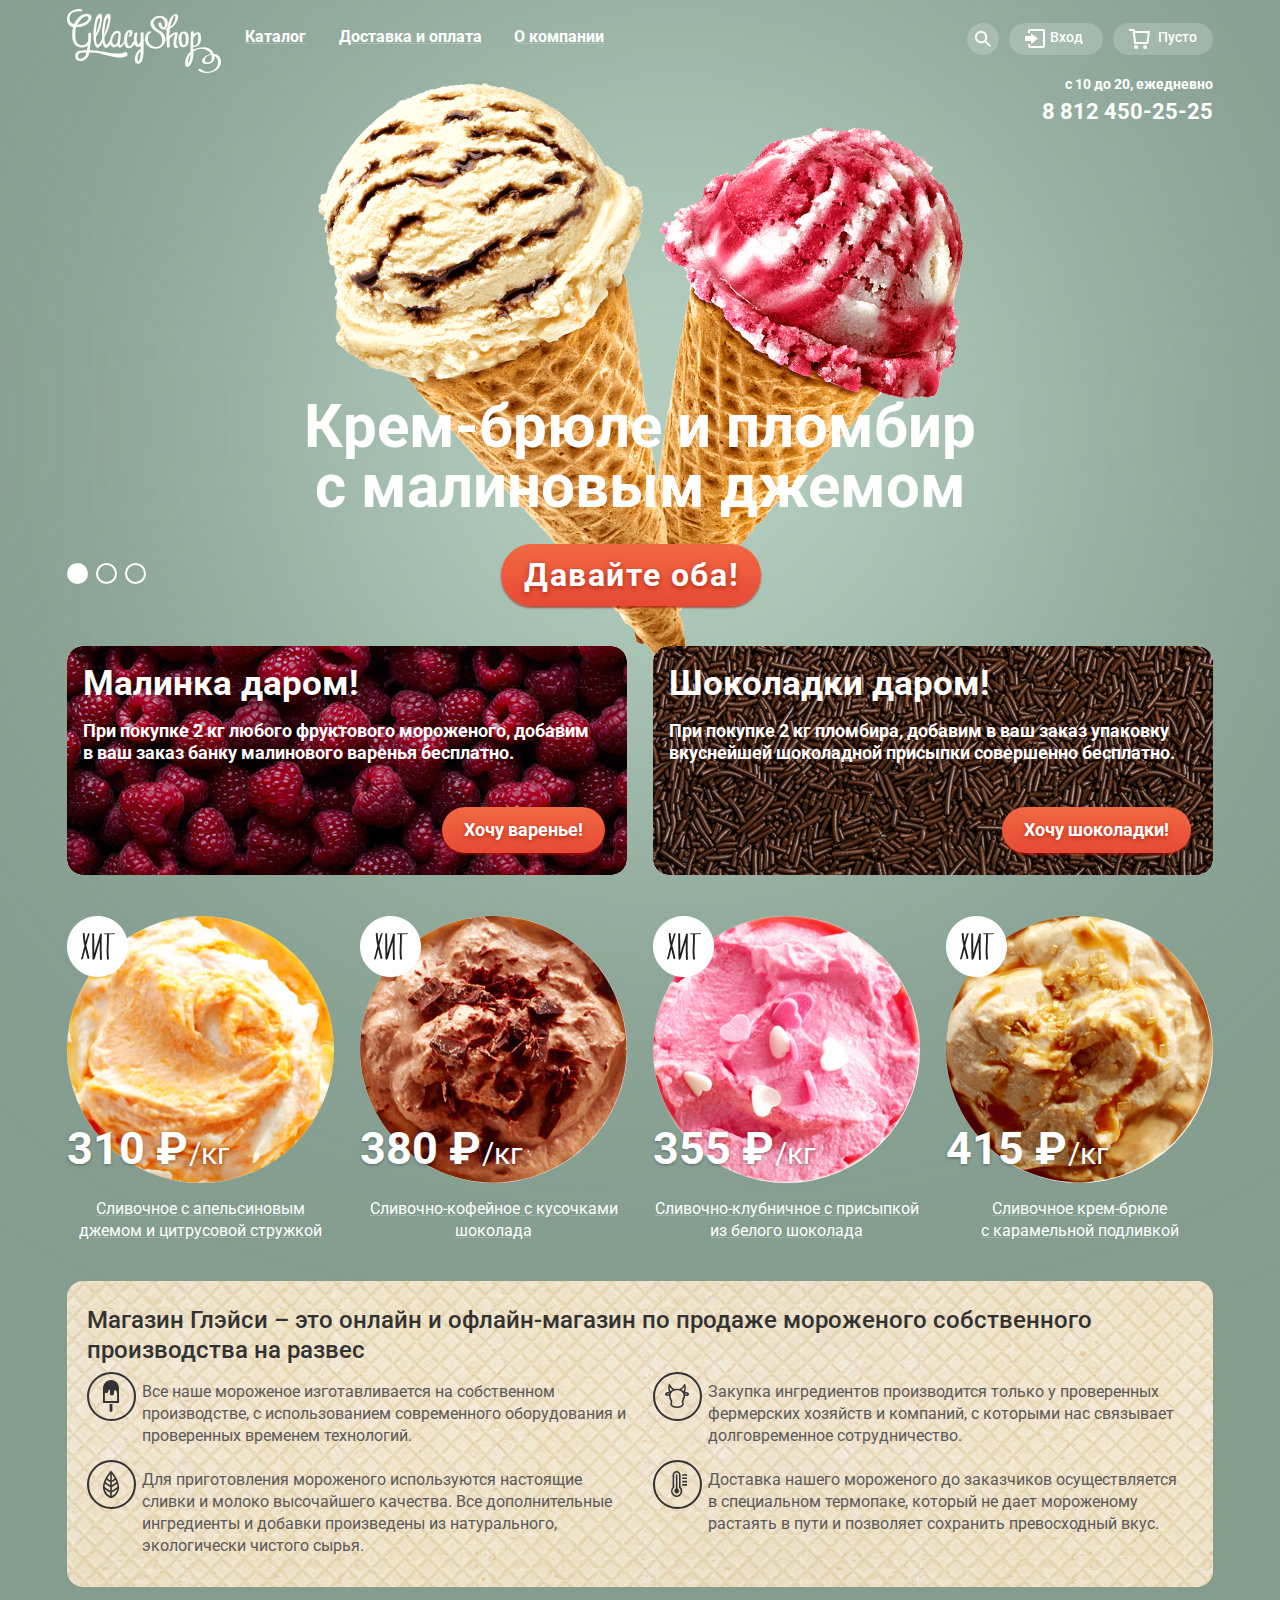
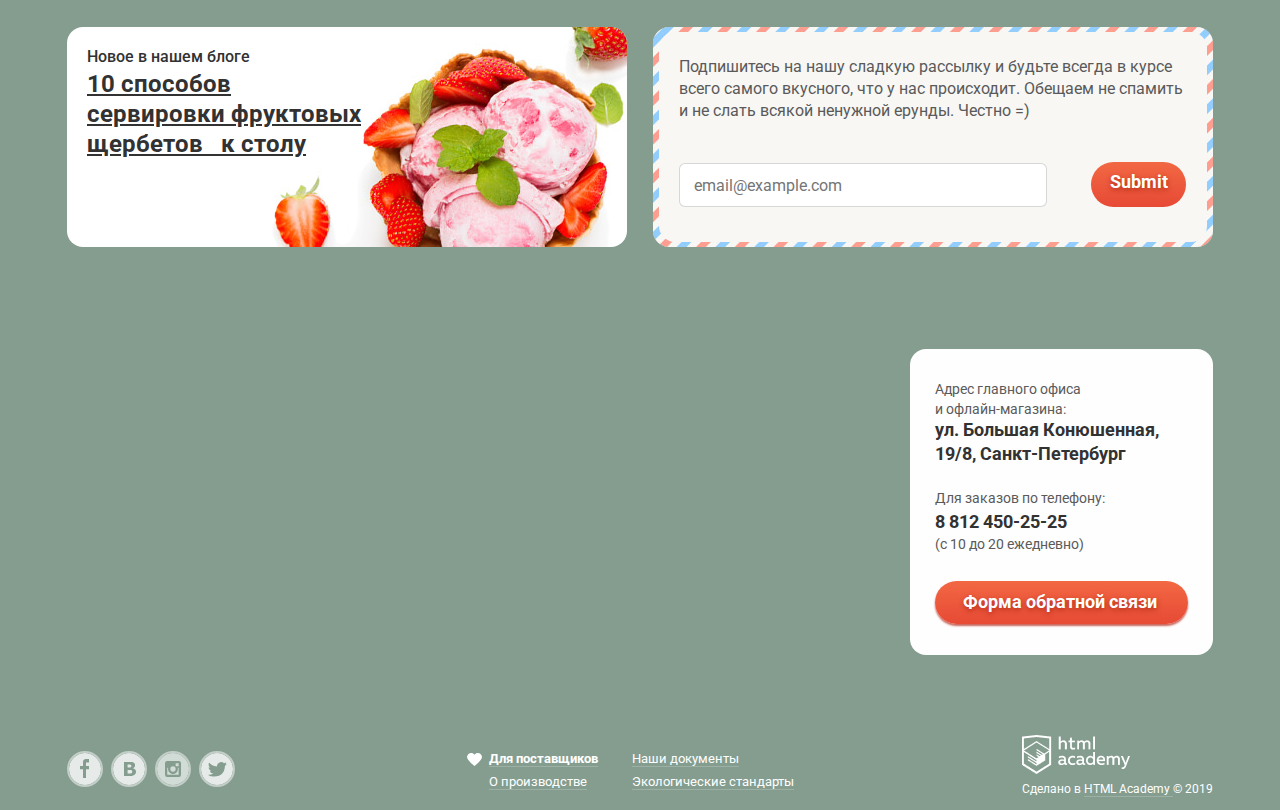
<file: index.html>
<!DOCTYPE html>
<html class="page" lang="ru">
<head>
	<link href="https://fonts.googleapis.com/css2?family=Roboto:wght@400;500;700&display=swap" rel="stylesheet">
	<link rel="stylesheet" href="css/normalize.css">
	<link rel="stylesheet" href="css/style.min.css">
	<meta charset="UTF-8">
	<title>Глейси</title>
</head>
<body class="page-body">
	<header class="main-header container">
		<nav class="main-navigation">
			<a>
				<img src="img/logo.svg" width="154" height="64" alt="Лого Глейси">
			</a>
			<ul class="site-navigation">
				<li class="site-navigation-link site-navigation-link-catalog">
					<a href="catalog.html">Каталог</a>
					<ul class="catalog-menu">
						<li class="catalog-menu-link new"><a href="#">Новинки</a></li>
						<li class="catalog-menu-link"><a href="cream.html">Сливочное</a></li>
						<li class="catalog-menu-link"><a href="#">Щербеты</a></li>
						<li class="catalog-menu-link"><a href="#">Фруктовый лед</a></li>
						<li class="catalog-menu-link"><a href="#">Мелорин</a></li>
					</ul>
				</li>
				<li class="site-navigation-link">
					<a href="#">Доставка и оплата</a>
				</li>
				<li class="site-navigation-link">
					<a href="#">О компании</a>
				</li>
			</ul>
			<ul class="user-navigation">
				<li class="user-navigation-link-search">
					<a class="user-navigation search" href="#">
						<svg width="16" height="16" fill="none" xmlns="http://www.w3.org/2000/svg">
							<path d="M16 14.67l-4.92-4.94A6.14 6.14 0 005.86.01 6.11 6.11 0 000 5.9a6.14 6.14 0 005.43 6.32 6.11 6.11 0 004.32-1.15l4.9 4.92L16 14.67zm-9.92-4.3A4.24 4.24 0 011.91 5.3a4.26 4.26 0 017.7-1.54 4.27 4.27 0 01-3.53 6.63z" fill="#fff"/>
						</svg>
					</a>
					<form action="https://echo.htmlacademy.ru/" method="post" class="search-form">
						<label for="label-search">
							<span class="visually-hidden">Поиск</span>
							<input type="search" name="label-search" id="label-search" class="search-forms" placeholder="Крем-брюле">
						</label>
					</form>
				</li>
				<li class="user-navigation-link-login">
					<a class="user-navigation login" href="#">
					<svg width="20" height="19" fill="none" xmlns="http://www.w3.org/2000/svg">
						<path d="M6.04 14.88l6.92-5.38-6.92-5.37v2.91H0v4.92h6.04v2.92z" fill="#fff"/>
						<path d="M18 0H5a2 2 0 00-2 2v2h2V2h13v15H5v-2H3v2a2 2 0 002 2h13a2 2 0 002-2V2a2 2 0 00-2-2z" fill="#fff"/>
					</svg>
					Вход
					</a>
					<form action="https://echo.htmlacademy.ru/" method="post" class="login-form-wrapper">
						<label for="login-field">
							<span class="visually-hidden">Логин</span>
							<input type="text" name="login" id="login-field" class="login-forms" placeholder="email@example.com" required>
						</label>
						<label for="password-field">
							<span class="visually-hidden">Пароль</span>
							<input type="password" name="password" id="password-field" class="password-forms" placeholder="......" required>
						</label>
							<input type="submit" class="btn-login button" value="Войти">
						<div class="login-form-txt">
							<a href="#">Забыли пароль?</a>
							<a href="#">Новая регистрация</a>
						</div>
					</form>
				</li>
				<li class="user-navigation-link-basket">
					<a class="user-navigation basket">
					<svg width="21" height="20" fill="none" xmlns="http://www.w3.org/2000/svg">
						<path d="M5.7 2l-.24-2H0v2h3.67l1.5 13H19.3L21 2H5.7zm11.8 11H6.97l-1-9h12.72l-1.19 9zM7.03 20a2 2 0 002.02-2 2 2 0 00-2.02-2 2 2 0 00-2.01 2c0 1.1.9 2 2.01 2zM16.1 20a2 2 0 002.02-2 2 2 0 00-2.02-2 2 2 0 00-2.01 2c0 1.1.9 2 2.01 2z" fill="#fff"/>
					</svg>
					Пусто
					</a>
				</li>
			</ul>
			<div class="main-contact">
				<p class="main-txt">с 10 до 20, ежедневно</p>
				<a class="main-tel" href="tel:88124502525">8 812 450-25-25</a>
			</div>
		</nav>
	</header>
	<main>
		<h1 class="visually-hidden">Сайт мороженного Глейси</h1>
		<section class="slider container">
			<div class="slider-item">
				<h2 class="icecream-title">Крем-брюле и пломбир с малиновым джемом</h2>
				<img class="slider-img" src="img/slider-ice-cream-1.png" alt="Мороженное" width="647" height="584">
				<a class="button go" href="#">Давайте оба!</a>
			</div>
			<div class="slider-nav">
				<input class="slider-input" type="radio" name="slide" value="1" id="slider1" checked>
				<label for="slider1">
					<span class="visually-hidden">Первый слайд</span>
				</label>
				<input class="slider-input" type="radio" name="slide" value="2" id="slider2">
				<label for="slider2">
					<span class="visually-hidden">Второй слайд</span>
				</label>
				<input class="slider-input" type="radio" name="slide" value="3" id="slider3">
				<label for="slider3">
					<span class="visually-hidden">Третий слайд</span>
				</label>
			</div>
		</section>
		<section class="banner-wrapper container">
			<h2 class="visually-hidden">Малина даром! Шоколадки даром!</h2>
			<div class="raspberry">
				<h3>Малинка даром!</h3>
				<p>При покупке 2 кг любого фруктового мороженого, добавим в ваш заказ банку малинового варенья бесплатно.</p>
				<a class="button banner" href="#">Хочу варенье!</a>
			</div>
			<div class="chocolate">
				<h3>Шоколадки даром!</h3>
				<p>При покупке 2 кг пломбира, добавим в ваш заказ упаковку вкуснейшей шоколадной присыпки совершенно бесплатно.</p>
				<a class="button banner" href="#">Хочу шоколадки!</a>
			</div>
		</section>
		<section class="hits container">
			<h2 class="visually-hidden">Хиты мороженного</h2>
			<div class="icecream hit">
					<img src="img/ice1.jpg" width="267" height="267" alt="Мороженое сливочное с апельсиновым джемом и цитрусовой стружкой">
					<p class="price">310 ₽
						<span>/кг</span>
					</p>
					<p class="icecream-description">Сливочное с апельсиновым джемом и цитрусовой стружкой</p>
					<a class="icecream-link button" href="#">Быстрый просмотр</a>
			</div>
			<div class="icecream hit">
					<img src="img/ice2.jpg" width="267" height="267" alt="Мороженое сливочно-кофейное с кусочками шоколада">
					<p class="price">380 ₽
						<span>/кг</span>
					</p>
					<p class="icecream-description">Сливочно-кофейное с кусочками шоколада</p>
					<a class="icecream-link button" href="#">Быстрый просмотр</a>
			</div>
			<div class="icecream hit">
					<img src="img/ice3.jpg" width="267" height="267" alt="Мороженое сливочно-клубничное с присыпкой из белого шоколада">
					<p class="price">355 ₽
						<span>/кг</span>
					</p>
					<p class="icecream-description">Сливочно-клубничное с&nbsp;присыпкой из белого шоколада</p>
					<a class="icecream-link button" href="#">Быстрый просмотр</a>
			</div>
			<div class="icecream hit">
					<img src="img/ice4.jpg" width="267" height="267" alt="Мороженое сливочное крем-брюле с карамельной подливкой">
					<p class="price">415 ₽
						<span>/кг</span>
					</p>
					<p class="icecream-description">Сливочное крем-брюле с&nbsp;карамельной подливкой</p>
					<a class="icecream-link button" href="#">Быстрый просмотр</a>
			</div>
		</section>
		<section class="about-shop container">
			<h2 class="visually-hidden">О магазине</h2>
			<b>Магазин Глэйси – это онлайн и офлайн-магазин по продаже мороженого собственного производства на развес</b>
			<div class="about-shop-items">
				<p class="about-shop-item ice-img">Все наше мороженое изготавливается на собственном производстве, с использованием современного оборудования и проверенных временем технологий.</p>
				<p class="about-shop-item cow-img">Закупка ингредиентов производится только у проверенных фермерских хозяйств и компаний, с которыми нас связывает долговременное сотрудничество.</p>
				<p class="about-shop-item list-img">Для приготовления мороженого используются настоящие сливки и молоко высочайшего качества. Все дополнительные ингредиенты и добавки произведены из натурального, экологически чистого сырья.</p>
				<p class="about-shop-item term-img">Доставка нашего мороженого до заказчиков осуществляется в&nbsp;специальном термопаке, который не дает мороженому растаять в пути и позволяет сохранить превосходный вкус.</p>
			</div>
		</section>
		<div class="info-blog container">
			<article class="news">
				<span>Новое в нашем блоге</span>
				<h1 class="ten-way"><a href="#">10 способов сервировки фруктовых щербетов &nbsp; к&nbsp;столу</a></h1>
			</article>
			<article class="follow">
				<div class="follow-bg">
					<p>Подпишитесь на нашу сладкую рассылку и будьте всегда в курсе всего самого вкусного, что у нас происходит. Обещаем не спамить и не слать всякой ненужной ерунды. Честно =)</p>
					<form action="https://echo.htmlacademy.ru/" method="post">
						<label for="email-field-follow">
							<input type="email" name="email" id="email-field-follow" class="email-follow" placeholder="email@example.com" required>
						</label>
						<input type="submit" class="button send">
					</form>
				</div>
			</article>
		</div>
		<section class="map">
			<iframe class="iframe" width="1200" height="430" id="gmap_canvas" src="https://maps.google.com/maps?q=%D1%83%D0%BB.%20%D0%91%D0%BE%D0%BB%D1%8C%D1%88%D0%B0%D1%8F%20%D0%9A%D0%BE%D0%BD%D1%8E%D1%88%D0%B5%D0%BD%D0%BD%D0%B0%D1%8F%2C%2019%2F8%2C%20%D0%A1%D0%B0%D0%BD%D0%BA%D1%82-%D0%9F%D0%B5%D1%82%D0%B5%D1%80%D0%B1%D1%83%D1%80%D0%B3&t=&z=13&ie=UTF8&iwloc=&output=embed"></iframe>
			<div class="map-wrapper container">
				<section class="contact">
					<h2 class="visually-hidden">Контактная информация</h2>
					<div class="contact-wrapper">
						<p class="contact-address contact-txt">Адрес главного офиса и офлайн-магазина:</p>
						<p class="contact-adress">ул. Большая Конюшенная, 19/8, Санкт-Петербург</p>
						<p class="contact-order contact-txt">Для заказов по телефону:</p>
						<a class="contact-tell" href="tel:88124502525">8 812 450-25-25</a>
						<p class="contact-date contact-txt">(с 10 до 20 ежедневно)</p>
						<a class="contact-form button" href="#">Форма обратной связи</a>
					</div>
				</section>
			</div>
		</section>
		<form action="https://echo.htmlacademy.ru/" method="post" class="contact-forms container">
			<h1 class="form-title">Мы обязательно вам ответим!</h1>
			<label for="name-field">
				<input type="text" name="name" id="name-field" class="name-forms" placeholder="Имя Фамилия" required>
			</label>
			<label for="email-field">
				<input type="email" name="email" id="email-field" class="email-forms" placeholder="email@example.com" required>
			</label>
			<label for="txt-forms">
				<span class="visually-hidden">Свободное поле</span>
				<textarea class="txt-forms" id="txt-forms" cols="5" rows="5" placeholder="В свободной форме"></textarea>
			</label>
			<input type="submit" class="button contact-btn" value="Отправить">
		</form>
	</main>
	<footer class="main-footer container">
		<ul class="social-network">
			<li>
				<a class="social-network fb" href="#">
					<span class="visually-hidden">Facebook</span>
					<svg width="32" height="32" fill="rgb(255, 255, 255)" fill-opacity="0.8" xmlns="http://www.w3.org/2000/svg"><path d="M16 0a16 16 0 100 32 16 16 0 000-32zm4.06 9.45H17v3.45h3v3.44h-3V25h-3v-8.66h-3V12.9h3V9.45A3.25 3.25 0 0117 6h3v3.45h.06z" fill="#fff" fill-opacity=".8"/></svg>
				</a>
			</li>
			<li>
				<a class="social-network vk" href="#">
					<span class="visually-hidden">Вконтакте</span>
					<svg width="32" height="32" fill="rgb(255, 255, 255)" fill-opacity="0.8" xmlns="http://www.w3.org/2000/svg"><path d="M16.64 14.49c.33 0 .65-.06.95-.18.27-.1.5-.3.64-.56a2 2 0 00.15-.8c0-.24-.07-.48-.18-.7a1.05 1.05 0 00-.61-.51 3 3 0 00-1-.17h-2v3h.57c.59-.05 1.08-.06 1.48-.08zM18.12 17.08c-.37-.07-.74-.1-1.12-.08h-2.39v3.5h2.45c.42 0 .83-.09 1.21-.25.32-.11.6-.33.77-.62.15-.28.22-.59.22-.9.02-.35-.08-.7-.26-1a1.6 1.6 0 00-.88-.65z" fill="#fff" fill-opacity=".8"/><path d="M16 0a16 16 0 100 32 16 16 0 000-32zm6.6 20.53a3.7 3.7 0 01-1.12 1.33c-.55.41-1.17.71-1.83.88-.82.2-1.67.29-2.51.27H11V9h5.45c.83-.01 1.66.02 2.48.11.54.08 1.07.25 1.56.5.5.24.91.62 1.19 1.09.27.47.4 1 .39 1.55.01.64-.18 1.27-.54 1.8-.38.54-.92.95-1.53 1.2v.07a4 4 0 012.18 1.13c.55.62.84 1.43.8 2.26.02.63-.1 1.25-.38 1.82z" fill="#fff" fill-opacity=".8"/></svg>
				</a>
			</li>
			<li>
				<a class="social-network inst" href="#">
					<span class="visually-hidden">Instagramm</span>
					<svg width="32" height="32" fill="rgb(255, 255, 255)" fill-opacity="0.8" xmlns="http://www.w3.org/2000/svg"><g opacity=".8" fill="#fff"><path d="M20.92 16a4.96 4.96 0 11-9.78-1.14h-.9v6.84h11.4v-6.84h-.9c.1.37.16.75.18 1.14z"/><path d="M16 18.66a2.66 2.66 0 10-.04-5.32 2.66 2.66 0 00.04 5.32zM21.68 10.3h-3.04v3.04h3.04V10.3z"/><path d="M16 0a16 16 0 100 32 16 16 0 000-32zm8 21.7a2.28 2.28 0 01-2.32 2.3h-11.4A2.29 2.29 0 018 21.7V10.3A2.29 2.29 0 0110.28 8h11.39A2.3 2.3 0 0124 10.3v11.4z"/></g></svg>
				</a>
			</li>
			<li>
				<a class="social-network tv" href="#">
					<span class="visually-hidden">Twitter</span>
					<svg width="32" height="32" fill="rgb(255, 255, 255)" fill-opacity="0.8" xmlns="http://www.w3.org/2000/svg"><path d="M16 0a16 16 0 100 32 16 16 0 000-32zm7.94 12.81c-.25 6.52-3.46 10.83-11 10.7h-.48c-.45 0-4.55-.44-5.35-1.82a7.32 7.32 0 005.12-1.14c-1.05-.29-2.92-.46-3.25-2.85.41.16.86.2 1.3.12C9 17 7.53 16.3 7.61 14.17c.42.32.93.48 1.46.46-.77-.23-2.15-3.24-1-4.78 2 1.79 4.07 3.48 7.8 3.64.23-2.21 1.24-3.7 3.17-4.32A3.61 3.61 0 0123 10.31c.74-.23 1.45-.47 2.19-.69a2.21 2.21 0 01-.93 1.71 1.77 1.77 0 001.42-.47 2.9 2.9 0 01-1.74 1.95z" fill="#fff" fill-opacity=".8"/></svg>
				</a>
			</li>
		</ul>
		<ul class="documents">
			<li class="favorite"><a class="documents-link" href="#">Для поставщиков</a></li>
			<li><a class="documents-link" href="#">Наши документы</a></li>
			<li><a class="documents-link" href="#">О производстве</a></li>
			<li><a class="documents-link" href="#">Экологические стандарты</a></li>
		</ul>
		<div class="main-footer-logo">
			<a class="main-footer-img" href="https://htmlacademy.ru/intensive/htmlcss"><img src="img/logo-academy.png" width="108" height="39" alt="Лого HTML Academy"></a>
			<p class="main-footer-txt">Сделано в <a class="main-footer-academy" href="https://htmlacademy.ru/intensive/htmlcss">HTML Academy </a>&copy; 2019</p>
		</div>
	</footer>
</body>
</html>
</file>
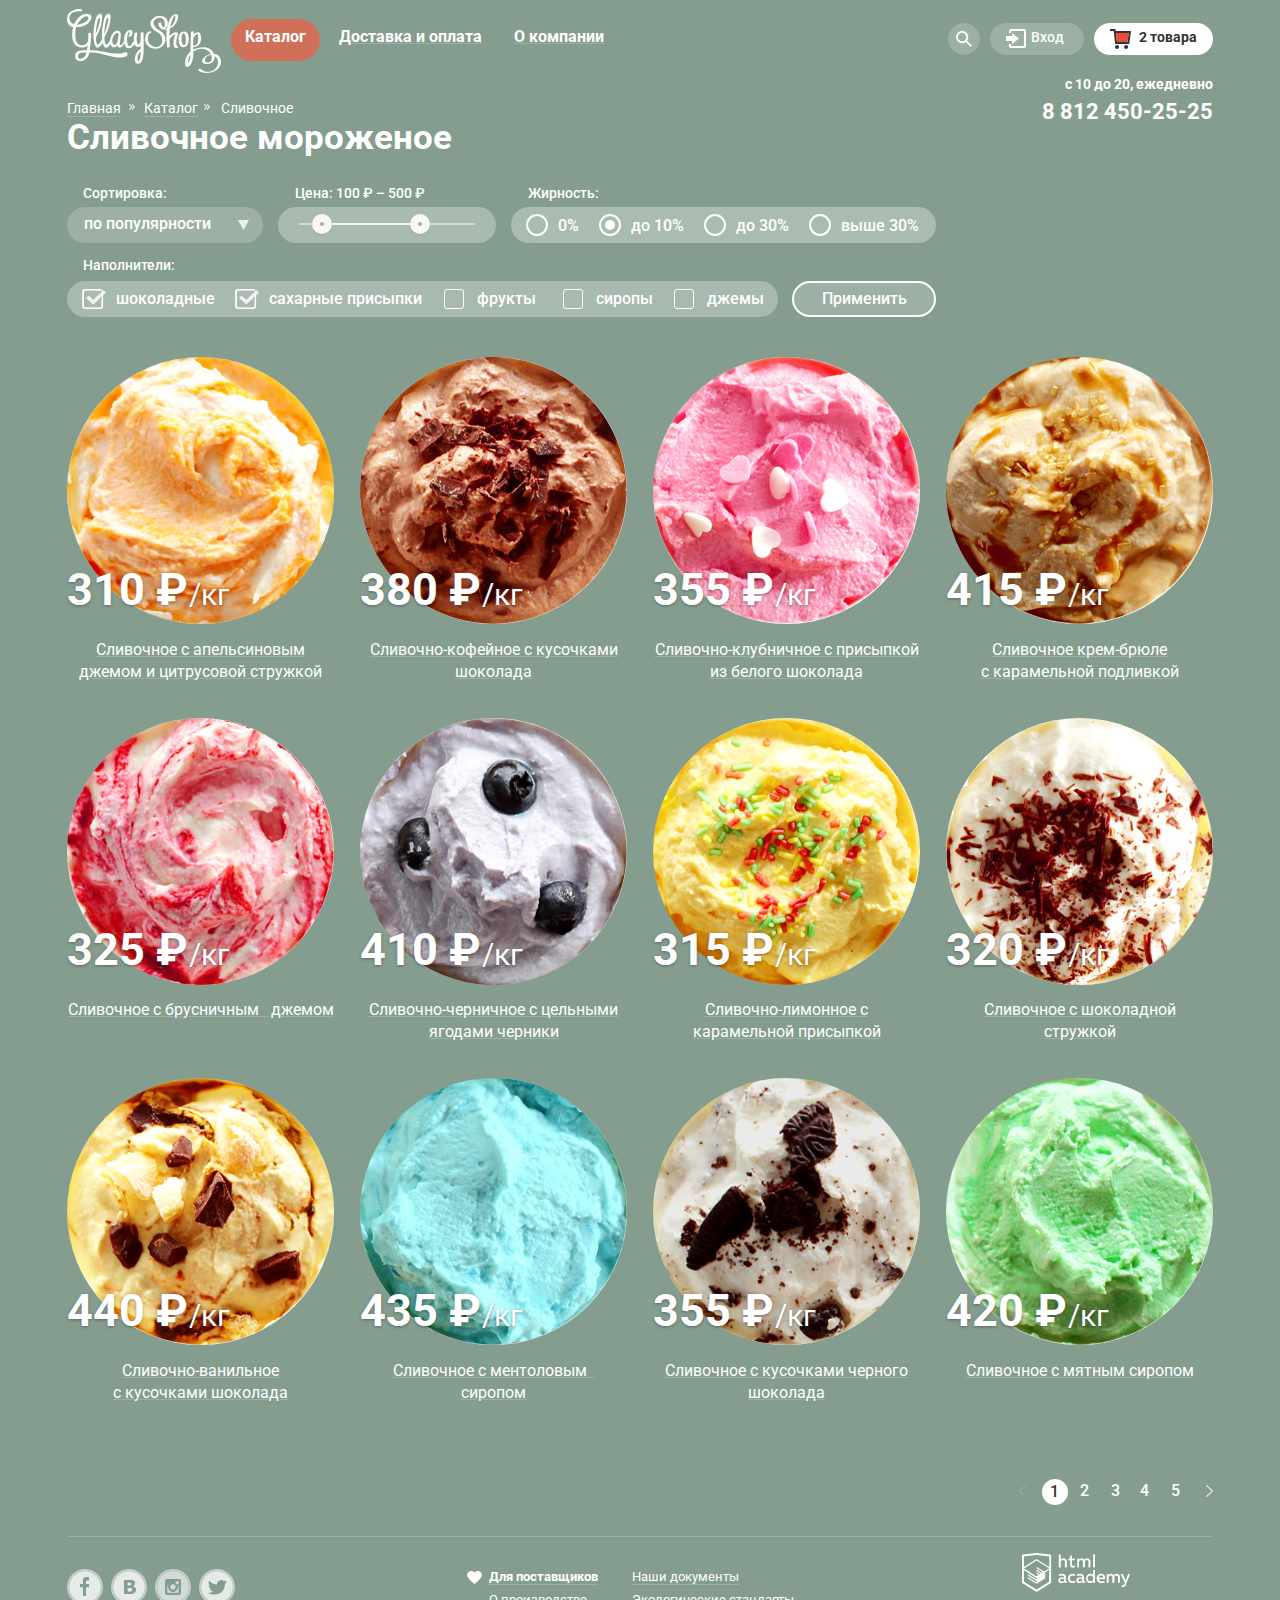
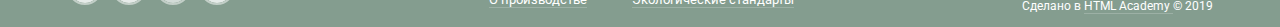
<file: cream.html>
<!DOCTYPE html>
<html class="page" lang="ru">
<head>
	<link href="https://fonts.googleapis.com/css2?family=Roboto:wght@400;500;700&display=swap" rel="stylesheet">
	<link rel="stylesheet" href="css/normalize.css">
	<link rel="stylesheet" href="css/style.min.css">
	<meta charset="UTF-8">
	<title>Сливочное</title>
</head>
<body class="page-body">
	<header class="main-header container">
		<nav class="main-navigation">
			<a href="index.html">
				<img src="img/logo.svg" width="154" height="64" alt="Лого Глейси">
			</a>
			<ul class="site-navigation">
				<li class="site-navigation-link site-navigation-link-catalog site-navigation-link-active">
					<a href="catalog.html">Каталог</a>
					<ul class="catalog-menu">
						<li class="catalog-menu-link new"><a href="#">Новинки</a></li>
						<li class="catalog-menu-link cream-active"><a href="cream.html">Сливочное</a></li>
						<li class="catalog-menu-link"><a href="#">Щербеты</a></li>
						<li class="catalog-menu-link"><a href="#">Фруктовый лед</a></li>
						<li class="catalog-menu-link"><a href="#">Мелорин</a></li>
					</ul>
				</li>
				<li class="site-navigation-link">
					<a href="#">Доставка и оплата</a>
				</li>
				<li class="site-navigation-link">
					<a href="#">О компании</a>
				</li>
			</ul>
			<ul class="user-navigation">
				<li class="user-navigation-link-search">
					<a class="user-navigation search" href="#">
						<svg width="16" height="16" fill="none" xmlns="http://www.w3.org/2000/svg">
							<path d="M16 14.67l-4.92-4.94A6.14 6.14 0 005.86.01 6.11 6.11 0 000 5.9a6.14 6.14 0 005.43 6.32 6.11 6.11 0 004.32-1.15l4.9 4.92L16 14.67zm-9.92-4.3A4.24 4.24 0 011.91 5.3a4.26 4.26 0 017.7-1.54 4.27 4.27 0 01-3.53 6.63z" fill="#fff"/>
						</svg>
					</a>
					<form action="https://echo.htmlacademy.ru/" method="post" class="search-form">
						<label for="label-search">
							<input type="search" name="label-search" id="label-search" class="search-forms" placeholder="Крем-брюле">
						</label>
					</form>
				</li>
				<li class="user-navigation-link-login">
					<a class="user-navigation login" href="#">
					<svg width="20" height="19" fill="none" xmlns="http://www.w3.org/2000/svg">
						<path d="M6.04 14.88l6.92-5.38-6.92-5.37v2.91H0v4.92h6.04v2.92z" fill="#fff"/>
						<path d="M18 0H5a2 2 0 00-2 2v2h2V2h13v15H5v-2H3v2a2 2 0 002 2h13a2 2 0 002-2V2a2 2 0 00-2-2z" fill="#fff"/>
					</svg>
					Вход
					</a>
					<div class="login-form">
						<form action="https://echo.htmlacademy.ru/" method="post" class="login-form-wrapper">
							<label for="login-field">
								<span class="visually-hidden">Логин</span>
								<input type="text" name="login" id="login-field" class="login-forms" placeholder="email@example.com" required>
							</label>
							<label for="password-field">
								<span class="visually-hidden">Пароль</span>
								<input type="password" name="password" id="password-field" class="password-forms" placeholder="......" required>
							</label>
								<input type="submit" class="btn-login button" value="Войти">
							<div class="login-form-txt">
								<a href="#">Забыли пароль?</a>
								<a href="#">Новая регистрация</a>
							</div>
						</form>
					</div>
				</li>
				<li class="user-navigation-link-basket full-basket">
					<a class="user-navigation basket">
						<svg width="21" height="20" viewBox="0 0 21 20" fill="none" xmlns="http://www.w3.org/2000/svg">
							<path d="M7.03359 20C8.14664 20 9.04894 19.1046 9.04894 18C9.04894 16.8954 8.14664 16 7.03359 16C5.92054 16 5.01823 16.8954 5.01823 18C5.01823 19.1046 5.92054 20 7.03359 20Z" fill="#343434"/>
							<path d="M16.1027 20C17.2157 20 18.118 19.1046 18.118 18C18.118 16.8954 17.2157 16 16.1027 16C14.9896 16 14.0873 16.8954 14.0873 18C14.0873 19.1046 14.9896 20 16.1027 20Z" fill="#343434"/>
							<path d="M5.70345 2L5.46161 0H0V2H3.66795L5.17946 15H19.2869L21 2H5.70345ZM17.5034 13H6.97313L5.96545 4H18.6924L17.5034 13Z" fill="#343434"/>
							<path d="M5.93506 4.03003L6.97297 13H17.5032L18.6923 4.03003H5.93506Z" fill="#E84D37"/>
						</svg>
						2 товара
					</a>
					<div class="backet-form">
						<div class="first-small">
							<img src="img/small-ice-1.png" width="33" height="33" alt="Пломбир с апельсиновым джемом">
							<p class="small-txt">Пломбир с апельсиновым джемом</p>
							<p class="small-kg">1,5 кг х <span>200 руб.</span></p>
							<p class="small-price">300 руб.</p>
						</div>
						<div class="second-small">
							<img src="img/small-ice-2.png" width="33" height="33" alt="Клубничный пломбир с присыпкой из белого шоколада">
							<p class="small-txt">Клубничный пломбир с присыпкой из белого шоколада</p>
							<p class="small-kg">1,5 кг х <span>300 руб.</span></p>
							<p class="small-price">450 руб.</p>
						</div>
						<div class="linear"></div>
						<div class="summ">
							<p>Итого:&nbsp;750 руб.</p>
						</div>
						<input type="submit" class="button basket-btn" value="Оформить заказ">
					</div>
				</li>
			</ul>
			<div class="main-contact">
				<p class="main-txt">с 10 до 20, ежедневно</p>
				<a class="main-tel" href="tel:88124502525">8 812 450-25-25</a>
			</div>
		</nav>
	</header>
	<main>
		<ul class="breadcrumbs container">
			<li><a class="breadcrumbs-link" href="index.html">Главная</a></li>
			<li><a class="breadcrumbs-link" href="#">Каталог</a></li>
			<li><a >Сливочное</a></li>
		</ul>
		<h1 class="cream-title container">Сливочное мороженое</h1>
		<section class="filter container">
			<h2 class="visually-hidden">Фильтр товара</h2>
			<form class="filter-form" action="https://echo.htmlacademy.ru/" method="get" target="_blank">
				<div class="filter-sorting">
					<h3 class="filter-name">Сортировка:</h3>
					<label for="sorting">
						<span class="visually-hidden">Сортировка</span>
						<select class="filter-sort" name="sorting" id="sorting">
							<option value="popular">по популярности</option>
							<option value="inexpensive">сначала недорогие</option>
							<option value="expensive">сначала дорогие</option>
							<option value="fat">по жирности</option>
						</select>
					</label>
				</div>
				<div class="filter-range">
					<h3 class="filter-name price-filter">Цена: 100 ₽ – 500 ₽</h3>
					<div class="filter-range-scale">
						<div class="filter-range-bar"></div>
						<div class="toggle toggle-min"></div>
						<div class="toggle toggle-max"></div>
					</div>
				</div>
				<div class="filter-fat">
					<h3 class="filter-name fat-filter">Жирность:</h3>
					<ul class="filter-fat-list">
						<li class="filter-fatness-item">
							<label>
								<input type="radio" name="fat" value="0"><span class="radio-indicator"></span>0%
							</label>
						</li>
						<li class="filter-fatness-item">
							<label>
								<input type="radio" name="fat" value="10%" checked><span class="radio-indicator"></span>до 10%
							</label>
						</li>
						<li class="filter-fatness-item">
							<label>
								<input type="radio" name="fat" value="30%"><span class="radio-indicator"></span>до 30%
							</label>
						</li>
						<li class="filter-fatness-item">
							<label>
								<input type="radio" name="fat" value="more 30%"><span class="radio-indicator"></span>выше 30%
							</label>
						</li>
					</ul>
				</div>
				<div class="filter-filler">
					<h3 class="filter-name">Наполнители:</h3>
					<ul class="filter-filler-list">
						<li class="filter-filler-item">
							<label>
								<input type="checkbox" name="chocolate" checked><span class="checkbox-indicator"></span>шоколадные
							</label>
						</li>
						<li class="filter-filler-item">
							<label for="sugar-powders">
								<input type="checkbox" name="sugar powders" id="sugar-powders" checked><span class="checkbox-indicator"></span>сахарные присыпки
							</label>
						</li>
						<li class="filter-filler-item">
							<label for="fruits">
								<input type="checkbox" name="fruits" id="fruits"><span class="checkbox-indicator"></span>фрукты
							</label>
						</li>
						<li class="filter-filler-item">
							<label for="syrups">
								<input type="checkbox" name="syrups" id="syrups"><span class="checkbox-indicator"></span>сиропы
							</label>
						</li>
						<li class="filter-filler-item">
							<label for="jams">
								<input type="checkbox" name="jams" id="jams"><span class="checkbox-indicator"></span>джемы
							</label>
						</li>
					</ul>
				</div>
				<input class="btn-filter" type="submit" value="Применить">
			</form>
		</section>
		<section class="goods container">
			<h2 class="visually-hidden">Товары</h2>
			<div class="icecream">
				<img src="img/ice1.jpg" width="267" height="267" alt="Мороженое сливочное с апельсиновым джемом и цитрусовой стружкой">
				<p class="price">310 ₽
					<span>/кг</span>
				</p>
				<p class="icecream-description">Сливочное с апельсиновым джемом и цитрусовой стружкой</p>
				<a class="icecream-link button" href="#">Быстрый просмотр</a>
			</div>
			<div class="icecream">
				<img src="img/ice2.jpg" width="267" height="267" alt="Мороженое сливочно-кофейное с кусочками шоколада">
				<p class="price">380 ₽
					<span>/кг</span>
				</p>
				<p class="icecream-description">Сливочно-кофейное с кусочками шоколада</p>
				<a class="icecream-link button" href="#">Быстрый просмотр</a>
			</div>
			<div class="icecream">
				<img src="img/ice3.jpg" width="267" height="267" alt="Мороженое сливочно-клубничное  с присыпкой из белого шоколада">
				<p class="price">355 ₽
					<span>/кг</span>
				</p>
				<p class="icecream-description">Сливочно-клубничное с присыпкой из белого шоколада</p>
				<a class="icecream-link button" href="#">Быстрый просмотр</a>
			</div>
			<div class="icecream">
				<img src="img/ice4.jpg" width="267" height="267" alt="Мороженое сливочное крем-брюле  с карамельной подливкой">
				<p class="price">415 ₽
					<span>/кг</span>
				</p>
				<p class="icecream-description">Сливочное крем-брюле с&nbsp;карамельной подливкой</p>
				<a class="icecream-link button" href="#">Быстрый просмотр</a>
			</div>
			<div class="icecream">
				<img src="img/ice5.jpg" width="267" height="267" alt="Мороженое сливочное с брусничным джемом">
				<p class="price">325 ₽
					<span>/кг</span>
				</p>
				<p class="icecream-description">Сливочное с брусничным &nbsp; джемом</p>
				<a class="icecream-link button" href="#">Быстрый просмотр</a>
			</div>
			<div class="icecream">
				<img src="img/ice6.jpg" width="267" height="267" alt="Мороженое сливочно-черничное с цельными ягодами черники">
				<p class="price">410 ₽
					<span>/кг</span>
				</p>
				<p class="icecream-description">Сливочно-черничное с цельными ягодами черники</p>
				<a class="icecream-link button" href="#">Быстрый просмотр</a>
			</div>
			<div class="icecream">
				<img src="img/ice7.jpg" width="267" height="267" alt="Мороженое сливочно-лимонное с карамельной присыпкой">
				<p class="price">315 ₽
					<span>/кг</span>
				</p>
				<p class="icecream-description">Сливочно-лимонное с карамельной присыпкой</p>
				<a class="icecream-link button" href="#">Быстрый просмотр</a>
			</div>
			<div class="icecream">
				<img src="img/ice8.jpg" width="267" height="267" alt="Мороженое сливочное с шоколадной стружкой">
				<p class="price">320 ₽
					<span>/кг</span>
				</p>
				<p class="icecream-description">Сливочное с шоколадной стружкой</p>
				<a class="icecream-link button" href="#">Быстрый просмотр</a>
			</div>
			<div class="icecream">
				<img src="img/ice9.jpg" width="267" height="267" alt="Мороженое сливочно-ванильное с кусочками шоколада">
				<p class="price">440 ₽
					<span>/кг</span>
				</p>
				<p class="icecream-description">Сливочно-ванильное с&nbsp;кусочками&nbsp;шоколада</p>
				<a class="icecream-link button" href="#">Быстрый просмотр</a>
			</div>
			<div class="icecream">
				<img src="img/ice10.jpg" width="267" height="267" alt="Мороженое сливочноe с ментоловым сиропом">
				<p class="price">435 ₽
					<span>/кг</span>
				</p>
				<p class="icecream-description">Сливочноe с ментоловым &nbsp; сиропом</p>
				<a class="icecream-link button" href="#">Быстрый просмотр</a>
			</div>
			<div class="icecream">
				<img src="img/ice11.jpg" width="267" height="267" alt="Мороженое cливочное с кусочками черного шоколада">
				<p class="price">355 ₽
					<span>/кг</span>
				</p>
				<p class="icecream-description">Сливочное с кусочками черного шоколада</p>
				<a class="icecream-link button" href="#">Быстрый просмотр</a>
			</div>
			<div class="icecream">
				<img src="img/ice12.jpg" width="267" height="267" alt="Мороженое сливочное с мятным сиропом">
				<p class="price">420 ₽
					<span>/кг</span>
				</p>
				<p class="icecream-description">Сливочное с мятным сиропом</p>
				<a class="icecream-link button" href="#">Быстрый просмотр</a>
			</div>
		</section>
		<aside class="pagination-block container">
			<ul class="pagination">
				<li><svg width="7" height="12" fill="none" xmlns="http://www.w3.org/2000/svg"><path d="M.16 6.34l5.9 5.51c.11.1.25.15.4.15.14 0 .28-.05.38-.15A.5.5 0 007 11.5a.47.47 0 00-.04-.2.5.5 0 00-.12-.16L1.31 6 6.84.83a.47.47 0 000-.71.57.57 0 00-.39-.12.54.54 0 00-.37.15L.16 5.63a.47.47 0 000 .71z" fill="#fff" fill-opacity=".2"/></svg></li>
				<li><a class="pagination-link pagination-active">1</a></li>
				<li><a class="pagination-link" href="#">2</a></li>
				<li><a class="pagination-link" href="#">3</a></li>
				<li><a class="pagination-link" href="#">4</a></li>
				<li><a class="pagination-link" href="#">5</a></li>
				<li><a href="#"><svg width="7" height="12" fill="none" xmlns="http://www.w3.org/2000/svg"><path d="M6.84 5.66L.94.15A.57.57 0 00.53 0a.57.57 0 00-.38.15.47.47 0 000 .71L5.69 6 .16 11.17a.5.5 0 00-.16.35c0 .07.01.14.04.2a.5.5 0 00.12.16c.1.08.24.13.39.12a.54.54 0 00.37-.15l5.92-5.48a.47.47 0 000-.71z" fill="#fff"/></svg></a></li>
			</ul>
		</aside>
	</main>
	<footer class="main-footer container border">
		<ul class="social-network">
			<li>
				<a class="social-network fb" href="#">
					<span class="visually-hidden">Facebook</span>
					<svg width="32" height="32" fill="rgb(255, 255, 255)" fill-opacity="0.8" xmlns="http://www.w3.org/2000/svg"><path d="M16 0a16 16 0 100 32 16 16 0 000-32zm4.06 9.45H17v3.45h3v3.44h-3V25h-3v-8.66h-3V12.9h3V9.45A3.25 3.25 0 0117 6h3v3.45h.06z" fill="#fff" fill-opacity=".8"/></svg>
				</a>
			</li>
			<li>
				<a class="social-network vk" href="#">
					<span class="visually-hidden">Вконтакте</span>
					<svg width="32" height="32" fill="rgb(255, 255, 255)" fill-opacity="0.8" xmlns="http://www.w3.org/2000/svg"><path d="M16.64 14.49c.33 0 .65-.06.95-.18.27-.1.5-.3.64-.56a2 2 0 00.15-.8c0-.24-.07-.48-.18-.7a1.05 1.05 0 00-.61-.51 3 3 0 00-1-.17h-2v3h.57c.59-.05 1.08-.06 1.48-.08zM18.12 17.08c-.37-.07-.74-.1-1.12-.08h-2.39v3.5h2.45c.42 0 .83-.09 1.21-.25.32-.11.6-.33.77-.62.15-.28.22-.59.22-.9.02-.35-.08-.7-.26-1a1.6 1.6 0 00-.88-.65z" fill="#fff" fill-opacity=".8"/><path d="M16 0a16 16 0 100 32 16 16 0 000-32zm6.6 20.53a3.7 3.7 0 01-1.12 1.33c-.55.41-1.17.71-1.83.88-.82.2-1.67.29-2.51.27H11V9h5.45c.83-.01 1.66.02 2.48.11.54.08 1.07.25 1.56.5.5.24.91.62 1.19 1.09.27.47.4 1 .39 1.55.01.64-.18 1.27-.54 1.8-.38.54-.92.95-1.53 1.2v.07a4 4 0 012.18 1.13c.55.62.84 1.43.8 2.26.02.63-.1 1.25-.38 1.82z" fill="#fff" fill-opacity=".8"/></svg>
				</a>
			</li>
			<li>
				<a class="social-network inst" href="#">
					<span class="visually-hidden">Instagramm</span>
					<svg width="32" height="32" fill="rgb(255, 255, 255)" fill-opacity="0.8" xmlns="http://www.w3.org/2000/svg"><g opacity=".8" fill="#fff"><path d="M20.92 16a4.96 4.96 0 11-9.78-1.14h-.9v6.84h11.4v-6.84h-.9c.1.37.16.75.18 1.14z"/><path d="M16 18.66a2.66 2.66 0 10-.04-5.32 2.66 2.66 0 00.04 5.32zM21.68 10.3h-3.04v3.04h3.04V10.3z"/><path d="M16 0a16 16 0 100 32 16 16 0 000-32zm8 21.7a2.28 2.28 0 01-2.32 2.3h-11.4A2.29 2.29 0 018 21.7V10.3A2.29 2.29 0 0110.28 8h11.39A2.3 2.3 0 0124 10.3v11.4z"/></g></svg>
				</a>
			</li>
			<li>
				<a class="social-network tv" href="#">
					<span class="visually-hidden">Twitter</span>
					<svg width="32" height="32" fill="rgb(255, 255, 255)" fill-opacity="0.8" xmlns="http://www.w3.org/2000/svg"><path d="M16 0a16 16 0 100 32 16 16 0 000-32zm7.94 12.81c-.25 6.52-3.46 10.83-11 10.7h-.48c-.45 0-4.55-.44-5.35-1.82a7.32 7.32 0 005.12-1.14c-1.05-.29-2.92-.46-3.25-2.85.41.16.86.2 1.3.12C9 17 7.53 16.3 7.61 14.17c.42.32.93.48 1.46.46-.77-.23-2.15-3.24-1-4.78 2 1.79 4.07 3.48 7.8 3.64.23-2.21 1.24-3.7 3.17-4.32A3.61 3.61 0 0123 10.31c.74-.23 1.45-.47 2.19-.69a2.21 2.21 0 01-.93 1.71 1.77 1.77 0 001.42-.47 2.9 2.9 0 01-1.74 1.95z" fill="#fff" fill-opacity=".8"/></svg>
				</a>
			</li>
		</ul>
		<ul class="documents">
			<li class="favorite"><a class="documents-link" href="#">Для поставщиков</a></li>
			<li><a class="documents-link" href="#">Наши документы</a></li>
			<li><a class="documents-link" href="#">О производстве</a></li>
			<li><a class="documents-link" href="#">Экологические стандарты</a></li>
		</ul>
		<div class="main-footer-logo">
			<a class="main-footer-img" href="https://htmlacademy.ru/intensive/htmlcss"><img src="img/logo-academy.png" width="108" height="39" alt="Лого HTML Academy"></a>
			<p class="main-footer-txt">Сделано в <a class="main-footer-academy" href="https://htmlacademy.ru/intensive/htmlcss">HTML Academy </a>&copy; 2019</p>
		</div>
	</footer>
</body>
</html>
</file>
<file: css/style.min.css>
:root {
--basic-green:#849d8f;
--basic-white:#fff;
--basic-blue:#8996a6;
--basic-brown:#9d8b84;
--basic-dark:#323232;
--basic-gray:#5A5A5A;
--basic-orange:#FFBC9E;
--basic-light:#F8F7F4
}

body {
min-width:1200px;
padding:0;
margin:0;
font-family:'Roboto',Arial,sans-serif;
font-weight:700;
background-color:var(--basic-green)
}

img {
max-width:100%;
height:auto;
border:none
}

.container {
width:1146px;
margin:0 auto
}

.visually-hidden {
position:absolute;
clip:rect(1px 1px 1px 1px);
clip:rect(1px,1px,1px,1px);
padding:0;
border:0;
height:1px;
width:1px;
overflow:hidden
}

.button {
background-image:linear-gradient(180deg,#F26843 0%,#E74A35 100%);
box-shadow:0 2px 2px rgba(172,16,0,0.64);
border-radius:70px;
text-shadow:0 2px 5px rgba(160,32,11,0.76);
color:var(--basic-white);
text-decoration:none;
border:none
}

.button:hover {
background-image:linear-gradient(0deg,rgba(255,255,255,0.2),rgba(255,255,255,0.2)),linear-gradient(180deg,#F26843 0%,#E74A35 100%);
box-shadow:0 1px 2px #AC1000
}

.button:active {
background-color:linear-gradient(0deg,rgba(0,0,0,0.07),rgba(0,0,0,0.07)),linear-gradient(180deg,#F26843 0%,#E74A35 100%);
box-shadow:inset 0 2px 2px #942718
}

.border {
border-top:1px solid rgba(255,255,255,0.2)
}

.icecream-link {
display:none
}

.site-navigation {
display:flex;
justify-content:flex-start;
padding:9px 0 0 11px;
margin-top:1px
}

.slider-item {
display:flex;
position:relative;
min-height:584px;
flex-direction:column;
align-items:center
}

.user-navigation {
position:relative;
display:flex;
justify-content:flex-end
}

.about-shop-items {
display:flex;
flex-direction:row;
flex-wrap:wrap;
justify-content:space-between;
box-sizing:border-box
}

.social-network {
display:flex;
padding:0;
padding-top:6px;
margin:0
}

.social-network li:nth-child(2),.social-network li:nth-child(3),.social-network li:last-child {
padding-left:8px
}

.goods {
display:grid;
grid-template-columns:1fr 1fr 1fr 1fr;
gap:19px 26px
}

.breadcrumbs {
display:flex;
position:relative;
padding:0
}

.pagination {
display:flex;
justify-content:flex-end
}

.page {
height:100%
}

.page-body {
min-height:100%;
grid-template-rows:min-content 1fr 1fr;
align-content:start
}

.main-navigation {
display:grid;
grid-template-columns:auto 1fr 1fr
}

.main-txt {
text-align:right
}

.main-header {
position:relative;
padding-top:9px
}

.main-contact {
position:absolute;
right:0;
top:76px;
z-index:1
}

.banner-wrapper {
display:grid;
grid-template-columns:1fr 1fr;
gap:26px
}

.chocolate {
width:560px;
margin:0
}

.raspberry {
width:560px;
margin:0
}

.hits {
display:grid;
grid-template-columns:1fr 1fr 1fr 1fr;
column-gap:26px
}

.icecream {
position:relative;
width:267px;
margin:0
}

.info-blog {
display:grid;
grid-template-columns:1fr 1fr;
gap:26px
}

.news {
width:567px;
margin:0
}

.follow {
width:567px;
margin:0
}

.main-footer {
display:grid;
grid-template-columns:1fr 1fr 1fr;
padding-top:20px;
margin-top:-2px
}

.main-footer-logo {
display:flex;
flex-direction:column;
justify-self:right
}

.documents {
justify-self:center;
display:flex;
flex-direction:row;
flex-wrap:wrap;
box-sizing:border-box
}

.main-footer-academy {
text-decoration:none;
border-bottom:1px solid rgba(255,255,255,0.2);
color:var(--basic-white)
}

.main-footer-academy:hover {
color:var(--basic-orange)
}

.main-footer-academy:active {
color:var(--basic-orange)
}

.main-navigaton {
display:grid
}

.site-navigation-link {
position:relative;
padding:0;
padding:9px 14px 11px 14px;
list-style:none
}

.site-navigation-link a {
font-size:16px;
line-height:18px;
color:var(--basic-white);
text-decoration:underline;
text-decoration-color:rgba(255,255,255,.2)
}

.site-navigation-link:first-child {
margin-left:-1px
}

.site-navigation-link:nth-child(2) {
margin-left:5px
}

.site-navigation-link:last-child {
margin-left:4px
}

.site-navigation-link:hover a {
color:var(--basic-dark)
}

.site-navigation-link:hover {
padding:9px 14px 11px;
background-color:var(--basic-white);
border-radius:26px
}

.site-navigation-link:active {
background-color:#EDEDED;
box-shadow:inset 0 2px 1px #696969
}

.site-navigation-link-active {
text-decoration:none;
list-style:none;
color:var(--basic-white)
}

.catalog-active {
background-color:#D07058;
border-radius:26px;
padding:9px 14px 11px
}

.site-navigation-link-catalog:before {
position:absolute;
content:'';
display:block;
width:143px;
height:5px;
bottom:-5px;
left:-5px
}

.user-navigation li {
list-style:none
}

.user-navigation a {
color:var(--basic-white);
text-decoration:none;
background:rgba(255,255,255,0.2);
border-radius:20px
}

.search {
padding:8px
}

.login {
padding:6px 20px 7px 16px
}

.basket {
padding:6px 16px
}

.search:hover,.login:hover,.basket:hover {
cursor:pointer;
background-color:var(--basic-white);
color:var(--basic-dark);
fill:var(--basic-dark)
}

.user-navigation .search:hover path {
fill:var(--basic-dark)
}

.user-navigation .login:hover path {
fill:var(--basic-dark)
}

.user-navigation .basket:hover path {
fill:var(--basic-dark)
}

.user-navigation {
font-size:14px;
font-weight:500;
line-height:normal
}

.login svg {
margin-right:5px
}

.basket svg {
margin-right:8px
}

.user-navigation-link-search {
padding-right:10px
}

.user-navigation-link-login {
padding-right:10px
}

.main-contact > p {
font-size:14px;
line-height:16px;
color:var(--basic-white);
margin:0;
padding-bottom:8px
}

.main-contact > a {
font-size:22px;
line-height:24px;
color:var(--basic-white);
text-decoration:none
}

.site-navigation-link-active a {
text-decoration:none
}

.site-navigation-link-active {
padding:9px 14px 11px;
background-color:#D07058;
border-radius:26px
}

.catalog-menu {
display:none;
position:absolute;
padding:0;
width:143px;
height:171px;
top:40px;
left:-7px;
background-color:var(--basic-white);
box-shadow:0 20px 20px rgba(0,0,0,0.4);
border-radius:4px;
z-index:1
}

.catalog-menu-link {
padding-top:7px;
padding-bottom:5px;
list-style:none
}

.catalog-menu-link a {
font-weight:400;
font-size:14px;
line-height:16px;
padding-left:21px;
color:var(--basic-dark)
}

.catalog-menu-link:hover {
background-color:#FBDED7
}

.catalog-menu-link:active {
background-color:#F6B5A5
}

.cream-active {
color:var(--basic-white);
background-color:#D07058
}

.cream-active a {
text-decoration:none
}

.new {
padding-top:9px;
margin-bottom:5px
}

.new a {
font-weight:700;
font-size:14px;
line-height:18px
}

.new:before {
content:'';
position:absolute;
width:128px;
left:6px;
top:38px;
border:1px solid rgba(50,50,50,0.2)
}

.site-navigation-link-catalog:hover .catalog-menu {
display:block;
z-index:1
}

.slider-img {
position:absolute;
bottom:-6px;
z-index:-1
}

.icecream-title {
width:672px;
font-size:60px;
line-height:60px;
color:var(--basic-white);
padding-top:320px;
margin:0 auto
}

.slider {
position:relative;
text-align:center
}

.slider-item:before {
content:'';
position:absolute;
left:251px;
top:-12px;
width:716px;
height:716px;
background:rgba(215,242,227,0.75);
filter:blur(250px);
z-index:-1
}

.go {
position:absolute;
bottom:55px;
left:434px;
font-size:32px;
line-height:44px;
padding:9px 22px 9px 23px;
letter-spacing:.05em
}

.go:hover {
background-color:linear-gradient(0deg,rgba(255,255,255,0.2),rgba(255,255,255,0.2)),linear-gradient(180deg,#F26843 0%,#E74A35 100%);
box-shadow:0 2px 2px #AC1000
}

.go:active {
background-color:linear-gradient(0deg,rgba(0,0,0,0.07),rgba(0,0,0,0.07)),linear-gradient(180deg,#F26843 0%,#E74A35 100%);
box-shadow:inset 0 2px 2px #942718
}

.slider-input {
display:none
}

.slider-input:checked + label:before {
background-color:var(--basic-white)
}

.slider-nav label:hover:before {
cursor:pointer;
background-color:rgba(255,255,255,0.4)
}

.slider-nav label {
position:relative
}

.slider-nav {
display:flex;
min-width:79px;
justify-content:space-between;
position:absolute;
bottom:77px
}

.slider-nav label:before {
content:'';
display:block;
width:21px;
height:21px;
border-radius:50%;
box-sizing:border-box;
border:2px solid #FFF;
background-color:transparent
}

.banner-wrapper {
margin-top:-15px;
margin-bottom:41px;
color:var(--basic-white)
}

.banner-wrapper p {
font-size:18px;
line-height:22px;
margin:0;
padding-right:30px;
margin-top:-19px
}

.banner-wrapper h3 {
font-size:35px;
line-height:41px;
margin-top:0;
padding-top:17px
}

.raspberry {
position:relative;
width:560px;
min-height:229px;
background-color:#6d0913;
background-image:url(../img/raspberry.jpg);
background-size:cover;
border-radius:16px;
padding-left:16px;
box-sizing:border-box
}

.chocolate {
position:relative;
width:560px;
padding-left:16px;
min-height:229px;
background-color:#482413;
background-image:url(../img/chocolate.jpg);
background-size:cover;
border-radius:16px;
box-sizing:border-box
}

.banner {
position:absolute;
right:22px;
bottom:22px;
padding:11px 22px;
font-size:18px;
line-height:24px
}

.hits {
position:relative;
margin-bottom:23px;
color:var(--basic-white)
}

.hit:before {
content:'';
position:absolute;
width:61px;
height:61px;
background-image:url(../img/hit.png);
background-repeat:no-repeat
}

.icecream img {
border-radius:50%;
z-index:-1
}

.icecream:hover.icecream:after {
display:block
}

.icecream:after {
content:'';
display:none;
position:absolute;
width:calc(100% + 26px);
height:calc(100% + 85px);
top:-6px;
left:-13px;
background-color:rgba(255,255,255,0.2);
box-shadow:0 20px 20px rgba(0,0,0,0.2);
border-radius:4px;
z-index:1
}

.price {
position:absolute;
bottom:42px;
left:0;
font-size:45px;
line-height:45px;
text-shadow:0 1px 3px rgba(49,50,53,0.5)
}

.icecream-description {
margin-top:10px;
font-size:16px;
font-weight:400;
line-height:22px
}

.price > span {
margin-left:-10px;
font-size:30px;
font-weight:400;
line-height:35px
}

.icecream-link {
display:none;
position:absolute;
margin-top:11px;
margin-left:30px;
margin-bottom:21px;
font-weight:700;
font-size:18px;
line-height:24px;
color:var(--basic-white);
padding:12px 16px;
text-decoration:none;
background:linear-gradient(180deg,#F26843 0%,#E84D37 100%);
box-shadow:0 1px 2px #AC1000;
border-radius:50px;
z-index:2
}

.icecream:hover .icecream-link {
display:block
}

.about-shop b {
font-size:24px;
font-weight:500;
line-height:30px;
color:var(--basic-dark)
}

.about-shop {
padding:24px 23px 0 20px;
position:relative;
margin-bottom:40px;
min-height:306px;
background-color:#f0e6cd;
background-image:url(../img/pattern.jpg);
background-repeat:repeat;
border-radius:16px;
box-sizing:border-box
}

.about-shop-item {
font-size:16px;
font-weight:400;
line-height:22px;
color:var(--basic-gray)
}

.about-shop-items p {
padding-left:55px;
position:relative;
width:540px;
box-sizing:border-box
}

.about-shop-items p:nth-child(2) {
padding-left:58px
}

.about-shop-items p:nth-child(3) {
margin-top:6px
}

.about-shop-items p:nth-child(4) {
padding-left:58px;
margin-top:6px
}

.ice-img:after {
content:'';
display:block;
position:absolute;
width:49px;
height:49px;
top:-9px;
left:0;
background-image:url(../img/ice.svg)
}

.list-img:after {
content:'';
display:block;
position:absolute;
width:49px;
height:49px;
top:-9px;
left:0;
background-image:url(../img/list.svg);
background-repeat:no-repeat
}

.cow-img:after {
content:'';
display:block;
position:absolute;
width:49px;
height:49px;
top:-9px;
left:3px;
background-image:url(../img/cow.svg);
background-repeat:no-repeat
}

.term-img:after {
content:'';
display:block;
position:absolute;
width:49px;
height:49px;
top:-9px;
left:3px;
background-image:url(../img/term.svg);
background-repeat:no-repeat
}

.info-blog {
margin-bottom:40px
}

.news {
width:560px;
height:220px;
background-color:var(--basic-white);
background-image:url(../img/strawberry.jpg);
background-repeat:no-repeat;
border-radius:16px;
box-sizing:border-box
}

.news > span {
display:block;
margin-top:19px;
margin-left:20px;
font-size:16px;
font-weight:500;
line-height:22px;
color:var(--basic-dark)
}

.ten-way {
width:287px;
font-size:24px;
line-height:30px;
margin-left:20px;
margin-top:1px
}

.ten-way > a {
text-decoration:underline;
color:var(--basic-dark)
}

.follow {
position:relative;
width:560px;
min-height:220px;
background-color:#f8f7f4;
background-image:url(../img/mail.jpg);
border-radius:16px;
box-sizing:border-box
}

.follow-bg {
position:absolute;
top:5px;
left:6px;
width:548px;
height:210px;
background-color:#F8F7F4;
border-radius:16px
}

.follow p {
margin-top:0;
padding-top:24px;
padding-left:20px;
padding-right:16px;
font-size:16px;
font-weight:400;
line-height:22px;
color:var(--basic-gray)
}

.send {
font-size:18px;
font-weight:700;
line-height:24px;
position:absolute;
right:21px;
bottom:35px;
padding:8px 18px 13px 19px;
box-shadow:none
}

.send:focus {
outline:none
}

.map {
width:100%;
left:0
}

.iframe {
width:100%;
position:relative;
margin:0 auto;
left:0;
min-height:430px;
border:none
}

.map-wrapper {
position:relative
}

.contact {
position:absolute;
bottom:-87px;
right:0;
width:303px;
min-height:306px;
background-color:#FEFEFE;
transform:translateY(-50%);
border-radius:16px
}

.contact-tell {
font-size:18px;
line-height:24px;
color:var(--basic-dark);
text-decoration:none
}

.contact-wrapper {
padding:32px 25px 31px;
box-sizing:border-box
}

.contact-adress {
margin:0;
font-size:18px;
font-weight:inherit;
line-height:24px;
color:var(--basic-dark)
}

.contact-form {
display:block;
margin-top:27px;
padding:9px 28px 10px;
font-size:18px;
line-height:24px
}

.contact-txt {
font-size:14px;
font-weight:400;
line-height:20px;
color:var(--basic-gray)
}

.contact-address {
margin-bottom:-1px;
margin-top:-2px;
width:155px
}

.contact-order {
margin-top:22px;
margin-bottom:2px
}

.contact-date {
margin:0
}

.social-network li {
list-style:none
}

.social-network svg {
border-radius:50%;
border:2px solid rgba(255,255,255,0.5)
}

.social-network a {
text-decoration:none;
color:var(--basic-white)
}

.social-network .fb:hover path,.social-network .vk:hover path,.social-network .inst:hover path,.social-network .tv:hover path {
fill:var(--basic-white);
fill-opacity:1
}

.social-network svg:active,.social-network svg:active,.social-network svg:active,.social-network svg:active {
fill:var(--basic-white);
fill-opacity:1;
border:2px solid rgba(255,255,255,0.7)
}

.documents a {
text-decoration:none;
color:var(--basic-white)
}

.documents li {
list-style:none;
position:relative;
width:48%;
box-sizing:border-box
}

.documents {
position:relative;
font-size:13px;
font-weight:400;
line-height:18px
}

.documents li:first-child {
margin-top:-2px
}

.documents li:nth-child(2) {
margin-left:-21px;
margin-top:-2px
}

.documents li:last-child {
margin-left:-21px;
margin-top:0
}

.documents-link {
border-bottom:1px solid rgba(255,255,255,0.2)
}

.documents-link:hover,.documents-link:active {
color:var(--basic-orange)
}

.favorite {
font-size:13px;
font-weight:700;
line-height:18px
}

.favorite:after {
content:'';
display:block;
position:absolute;
width:15px;
height:13px;
top:3px;
left:-22px;
background-image:url(../img/heart.svg);
background-repeat:no-repeat
}

.main-footer-logo {
margin-top:-4px
}

.main-footer-logo > p {
font-size:12px;
font-weight:400;
line-height:18px;
color:var(--basic-white)
}

.main-footer-logo span {
border-bottom:1px solid rgba(255,255,255,0.2)
}

.main-footer-txt {
margin-top:1px
}

.cream-title {
padding-top:1px;
font-size:35px;
line-height:41px;
text-align:left;
color:var(--basic-white)
}

.breadcrumbs li {
list-style:none
}

.breadcrumbs-link {
border-bottom:1px solid rgba(255,255,255,0.2)
}

.breadcrumbs-link:hover,.breadcrumbs-link:active {
color:var(--basic-orange)
}

.breadcrumbs a {
color:var(--basic-white);
text-decoration:none
}

.breadcrumbs {
padding-top:23px;
font-size:14px;
font-weight:400;
line-height:16px
}

.breadcrumbs li {
padding-right:23px
}

.breadcrumbs li:first-child:after {
content:'';
position:absolute;
width:6px;
height:6px;
top:27px;
left:62px;
background-image:url(../img/breadcrumbs.svg);
background-repeat:no-repeat
}

.breadcrumbs li:nth-child(2):after {
content:'';
position:absolute;
width:6px;
height:6px;
top:27px;
left:137px;
background-image:url(../img/breadcrumbs.svg);
background-repeat:no-repeat
}

.filter-form {
display:flex;
flex-wrap:wrap;
justify-content:space-between;
width:857px;
margin-top:30px;
margin-bottom:40px
}

.filter-name {
margin:0;
margin-top:-3px;
padding-left:16px;
font-weight:500;
font-size:14px;
line-height:16px;
color:var(--basic-white)
}

.price-filter {
padding-left:23px
}

.fat-filter {
padding-left:29px
}

.filter-sorting {
width:196px
}

.filter-range {
width:218px
}

.filter-fat {
width:425px
}

.filter-filler {
width:711px;
margin-top:17px
}

.filter-sort {
width:196px;
margin-top:6px;
padding:8px 11px 10px 17px;
font-weight:500;
font-size:16px;
line-height:18px;
color:var(--basic-white);
border:none;
background-color:rgba(255,255,255,0.2);
background-image:url(../img/sort.png);
background-repeat:no-repeat;
background-position:right 14px center;
border-radius:20px;
appearance:none;
outline:none
}

.filter-sort:hover {
background-color:var(--basic-white);
color:var(--basic-dark);
background-image:url(../img/sort2.png);
background-repeat:no-repeat;
background-position:right 14px center
}

.filter-range-scale {
position:relative;
width:218px;
height:36px;
margin-top:6px;
left:6px;
border-radius:20px;
background-color:#a9bbb1
}

.toggle {
position:absolute;
width:20px;
height:20px;
border-radius:50%;
cursor:pointer;
background-color:#f8f7f4;
box-shadow:0 1px 1px 0 #9caaa1
}

.toggle-min {
top:7px;
left:34px
}

.toggle-max {
top:7px;
right:66px
}

.toggle-min:after {
content:'';
display:block;
position:absolute;
top:8px;
left:8px;
width:4px;
height:4px;
background:#ABABAB;
border-radius:50%
}

.toggle-max:after {
content:'';
display:block;
position:absolute;
top:8px;
left:8px;
width:4px;
height:4px;
background:#ABABAB;
border-radius:50%
}

.filter-range-bar {
position:absolute;
top:16px;
left:21px;
width:176px;
height:2px;
background-color:rgba(248,247,244,0.5)
}

.filter-range-bar:after {
content:'';
display:block;
position:absolute;
left:21px;
width:106px;
height:2px;
background-color:#F8F7F4
}

.filter-fat-list {
width:425px;
margin:0;
margin-top:6px;
margin-left:12px;
padding:0;
font-size:0;
list-style:none;
border-radius:20px;
background-color:#aabcb2
}

.filter-fatness-item {
position:relative;
margin-right:5px;
padding:10px 0 8px 47px;
display:inline-block;
vertical-align:middle;
cursor:pointer
}

.filter-fatness-item label {
font-weight:500;
font-size:16px;
line-height:18px;
color:var(--basic-white)
}

.filter-fatness-item input[type=radio],.filter-filler-item input[type=checkbox] {
display:none
}

.filter-fatness-item input[type=radio]+.radio-indicator {
position:absolute;
top:7px;
left:15px;
width:18px;
height:18px;
border:2px solid #fff;
border-radius:50%;
cursor:pointer
}

.filter-fatness-item input[type=radio]:checked + .radio-indicator:before {
content:"";
position:absolute;
top:4px;
left:4px;
width:10px;
height:10px;
border-radius:50%;
background-color:#fff;
cursor:pointer
}

.filter-filler-list {
font-size:0;
margin:0;
margin-top:8px;
padding:0;
border-radius:20px;
background-color:#a8b9af
}

.filter-filler-list li:nth-child(3) {
margin-left:1px
}

.filter-filler-list li:nth-child(4) {
margin-left:6px
}

.filter-filler-item {
position:relative;
display:inline-block;
padding:9px 0 9px 49px;
margin-right:5px;
line-height:18px;
font-size:16px;
font-weight:400;
vertical-align:middle
}

.filter-filler-item label {
font-weight:500;
font-size:16px;
line-height:18px;
color:var(--basic-white)
}

.filter-filler-item input[type=checkbox] +.checkbox-indicator {
position:absolute;
top:8px;
left:16px;
width:18px;
height:18px;
border:1px solid #fff;
border-radius:3px
}

.filter-filler-item input[type=checkbox]:checked +.checkbox-indicator:before {
content:"";
position:absolute;
top:-1px;
left:-2px;
width:24px;
height:20px;
background-image:url(../img/checkbox-on.png);
background-repeat:no-repeat;
cursor:pointer
}

.btn-filter {
width:144px;
min-height:36px;
margin-top:38px;
margin-right:-12px;
font-weight:500;
font-size:16px;
line-height:18px;
background:rgba(255,255,255,0.2);
color:var(--basic-white);
border:2px solid #FFF;
box-sizing:border-box;
border-radius:20px
}

.btn-filter:hover {
background-color:var(--basic-white);
color:var(--basic-dark)
}

.btn-filter:active {
box-shadow:inset 0 2px 1px #696969
}

.btn-filter:focus {
outline:none
}

.goods {
position:relative;
margin-bottom:59px;
color:var(--basic-white)
}

.icecream-price {
position:absolute;
margin-top:-45px;
font-size:45px;
line-height:45px;
text-shadow:0 1px 3px rgba(49,50,53,0.5)
}

.icecream-description {
height:44px;
font-weight:400;
font-size:16px;
line-height:22px;
text-align:center;
text-decoration:underline rgba(255,255,255,0.2)
}

.icecream-price > span {
font-weight:400;
font-size:30px;
margin-left:-10px;
line-height:35px
}

.pagination-block {
margin-bottom:33px
}

.pagination li {
list-style:none
}

.pagination-link:hover {
background-color:rgba(255,255,255,0.2)
}

.pagination-link {
display:block;
padding:4px 8px;
text-decoration:none;
font-weight:500;
border-radius:50%;
color:var(--basic-white);
text-decoration:none
}

.pagination-active {
z-index:1;
position:relative;
color:var(--basic-dark)
}

.pagination-active:after {
content:"";
display:block;
position:absolute;
width:26px;
height:26px;
background-color:var(--basic-white);
top:0;
left:0;
border-radius:50%;
z-index:-1
}

.pagination li {
margin-top:-1px
}

.pagination li:first-child {
margin-top:4px;
margin-right:16px
}

.pagination li:nth-child(3),.pagination li:nth-child(4) {
margin-right:3px
}

.pagination li:nth-child(2) {
margin-top:0;
margin-right:5px
}

.pagination li:nth-child(4) {
margin-right:4px
}

.pagination li:nth-child(5) {
margin-right:6px
}

.pagination li:nth-child(3) {
margin-right:6px
}

.pagination li:nth-child(6) {
margin-right:18px
}

.pagination li:last-child {
margin-top:4px
}

.search-form {
position:absolute;
display:none;
top:36px;
left:-57px;
width:341px;
height:84px;
background-color:#F8F7F4;
box-shadow:0 20px 20px rgba(0,0,0,0.4);
border-radius:4px;
z-index:1
}

.user-navigation-link-search:hover .search-form {
display:block
}

.login-form-wrapper {
display:none;
flex-wrap:wrap;
position:absolute;
top:36px;
right:110px;
width:277px;
min-height:214px;
background-color:#F8F7F4;
box-shadow:0 20px 20px rgba(0,0,0,0.4);
border-radius:4px;
z-index:2
}

.user-navigation-link-login:hover .login-form-wrapper {
display:flex
}

.email-follow {
font-size:16px;
line-height:24px;
width:368px;
margin-top:25px;
margin-left:20px;
padding:10px 0 8px 14px;
box-sizing:border-box;
border:1px solid rgba(178,178,178,0.52);
border-radius:6px
}

.email-follow:focus {
font-weight:700;
outline:rgba(46,136,228,0.52) auto 1px
}

.search-forms {
font-size:14px;
line-height:16px;
width:311px;
padding:12px 0 14px 15px;
margin-top:20px;
margin-left:15px;
border:1px solid rgba(178,178,178,0.52);
border-radius:4px;
box-sizing:border-box
}

.search-forms:focus {
border:none;
outline:rgba(46,136,228,0.52) auto 1px;
font-weight:700
}

.login-forms {
width:241px;
padding:12px 0 14px 15px;
margin-top:20px;
margin-left:19px;
font-size:14px;
line-height:16px;
border:1px solid rgba(178,178,178,0.52);
border-radius:4px;
box-sizing:border-box
}

.login-forms:focus {
outline:rgba(46,136,228,0.52) auto 1px;
font-weight:700
}

.password-forms {
width:241px;
padding:9px 0 17px 15px;
margin-top:20px;
margin-left:19px;
font-size:14px;
line-height:16px;
border:1px solid rgba(178,178,178,0.52);
border-radius:4px;
box-sizing:border-box
}

.password-forms:focus {
outline:rgba(46,136,228,0.52) auto 1px;
font-weight:700
}

.btn-login {
display:block;
width:103px;
height:45px;
padding:12px 24px 12px 23px;
font-weight:700;
font-size:18px;
line-height:16px;
margin-left:19px;
box-sizing:border-box
}

.btn-login:focus {
outline:none
}

.login-form a {
font-size:13px;
line-height:15px;
color:var(--basic-dark);
text-decoration:underline;
text-decoration-color:rgba(50,50,50,0.3)
}

.contact-forms {
display:none;
position:absolute;
top:50%;
left:50%;
transform:translate(-50%);
width:477px;
min-height:441px;
padding-left:24px;
padding-right:24px;
background-color:#F8F7F4;
border-radius:6px;
box-sizing:border-box
}

.name-forms {
font-size:16px;
line-height:24px;
width:267px;
margin-top:20px;
padding:10px 0 8px 14px;
box-sizing:border-box;
border:1px solid rgba(178,178,178,0.52);
border-radius:4px
}

.name-forms:focus {
font-weight:700;
outline:rgba(46,136,228,0.52) auto 1px
}

.email-forms {
font-size:16px;
line-height:24px;
width:267px;
margin-top:20px;
padding:10px 0 8px 14px;
box-sizing:border-box;
border:1px solid rgba(178,178,178,0.52);
border-radius:4px
}

.email-forms:focus {
font-weight:700;
outline:rgba(46,136,228,0.52) auto 1px
}

.txt-forms {
width:428px;
min-height:154px;
padding:10px 0 8px 14px;
font-size:16px;
line-height:20px;
margin-top:20px;
border:1px solid rgba(178,178,178,0.52);
box-sizing:border-box;
border-radius:4px
}

.contact-btn {
display:block;
padding:10px 24px 11px 26px;
margin-top:22px;
margin-left:auto;
font-size:18px;
line-height:24px;
color:var(--basic-white);
border:none;
box-shadow:none;
text-shadow:0 2px 5px rgba(160,32,11,0.76)
}

.form-title {
margin:0;
padding-top:14px;
font-weight:500;
font-size:24px;
line-height:28px;
color:var(--basic-dark)
}

.login-form-txt a {
font-size:13px;
line-height:15px;
color:var(--basic-dark);
text-decoration:underline;
text-decoration-color:rgba(50,50,50,0.3)
}

.login-form-txt {
display:flex;
font-weight:400;
flex-direction:column;
padding-left:20px;
padding-top:3px
}

.login-form-txt a:last-child {
padding-top:6px
}

.login-form-txt a:hover,.login-form-txt a:active {
color:var(--basic-orange);
text-decoration-color:rgba(232,77,55,0.3)
}

.backet-form {
display:none;
position:absolute;
padding:0;
padding-top:20px;
padding-left:40px;
padding-right:34px;
top:36px;
left:-43px;
width:465px;
min-height:222px;
font-weight:400;
font-size:13px;
line-height:16px;
background-color:#F8F7F4;
box-shadow:0 20px 20px rgba(0,0,0,0.4);
border-radius:4px;
z-index:2;
cursor:pointer
}

.full-basket a {
font-weight:700;
color:var(--basic-dark);
background-color:var(--basic-white);
border-radius:20px
}

.user-navigation-link-basket:hover .backet-form {
display:block
}

.first-small {
display:flex;
justify-content:space-around
}

.first-small img,.second-small img {
margin-left:-11px;
width:33px;
height:33px
}

.first-small:before {
content:'';
display:block;
position:absolute;
width:11px;
height:11px;
top:30px;
left:21px;
background-image:url(../img/x.svg)
}

.second-small:before {
content:'';
display:block;
position:absolute;
width:11px;
height:11px;
top:84px;
left:21px;
background-image:url(../img/x.svg)
}

.small-kg span {
color:#ABABAB
}

.second-small {
display:flex;
justify-content:space-around;
padding-top:10px;
margin-top:5px
}

.small-txt {
width:216px;
margin-left:-10px
}

.small-price {
width:50px;
margin-right:-9px
}

.small-kg {
width:95px
}

.first-small p {
margin-top:9px
}

.second-small p {
margin-top:9px
}

.linear {
content:'';
display:block;
position:absolute;
width:510px;
height:1px;
left:15px;
bottom:112px;
background-color:#CACAC7
}

.summ {
position:absolute;
bottom:65px;
right:16px;
font-weight:700;
font-size:15px;
line-height:16px
}

.basket-btn {
position:absolute;
width:172px;
bottom:23px;
right:14px;
padding:13px 11px;
font-weight:700;
font-size:18px;
line-height:16px
}
</file>
